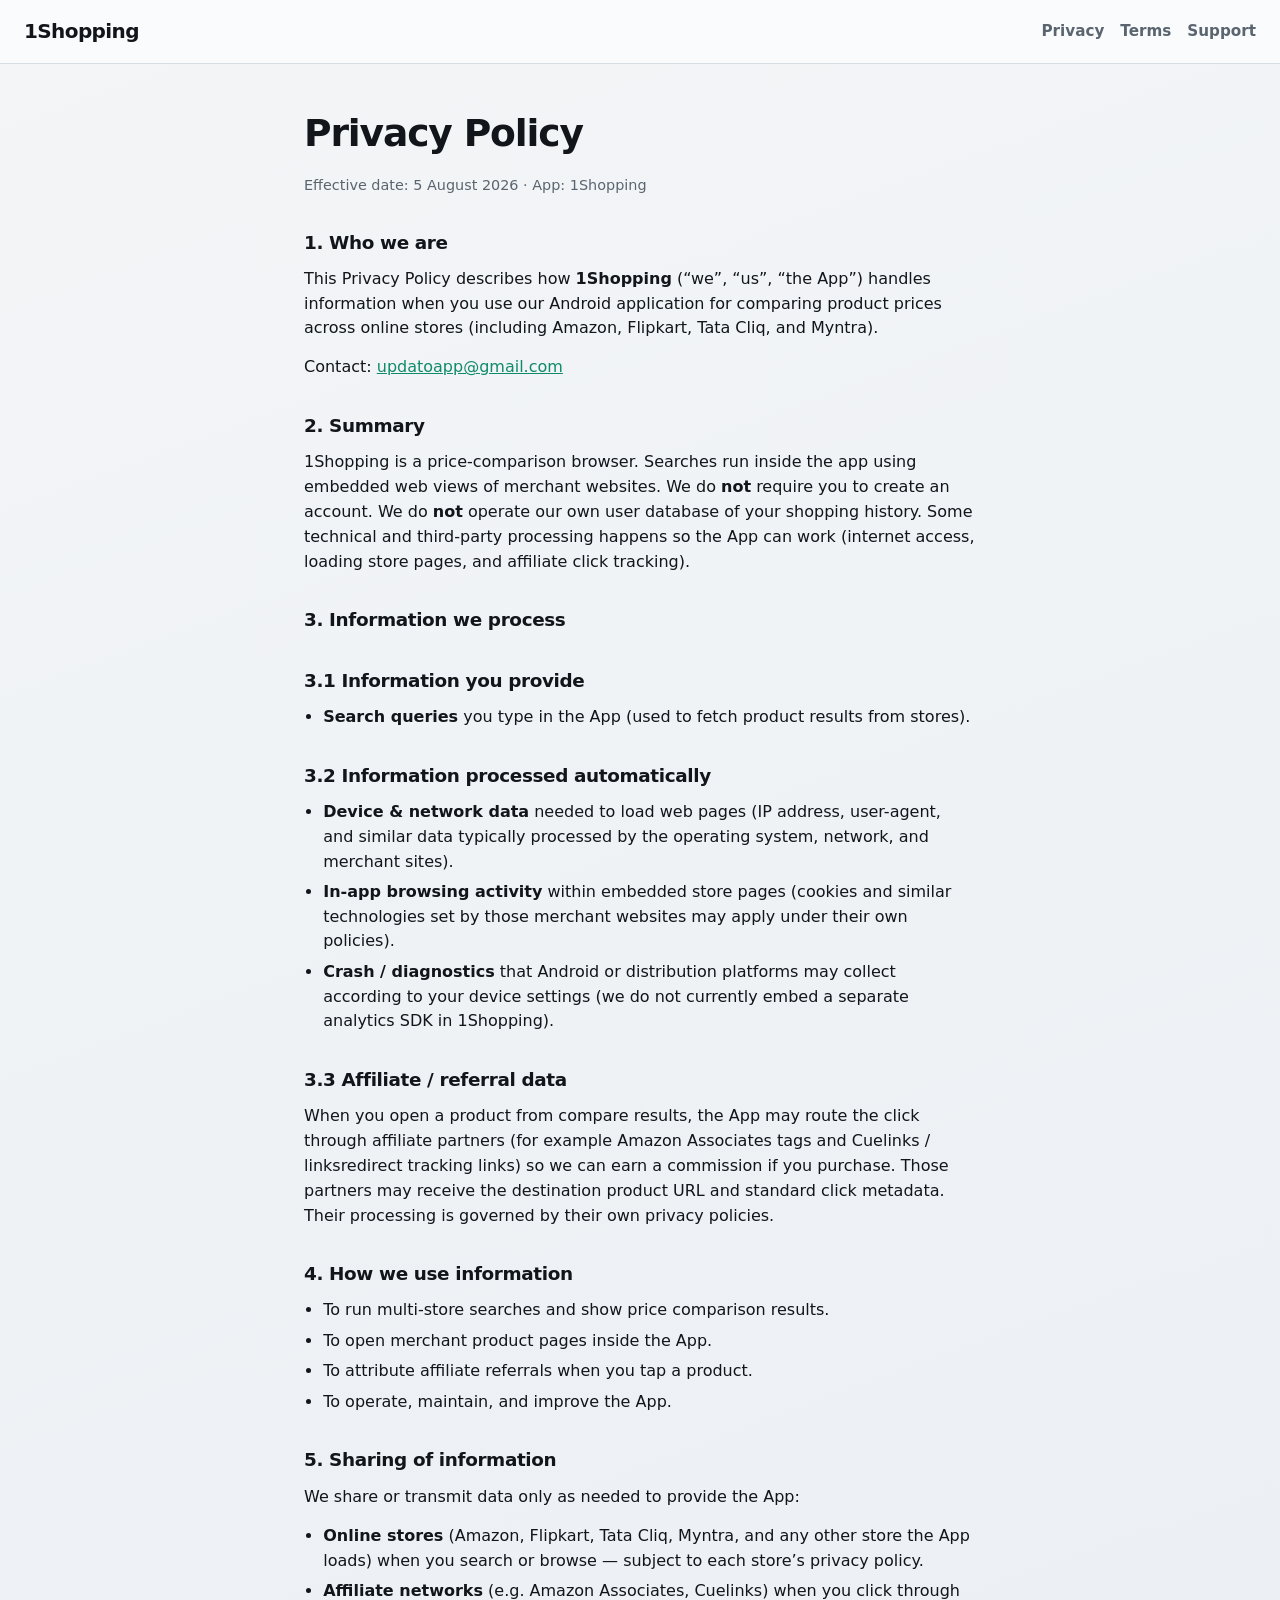
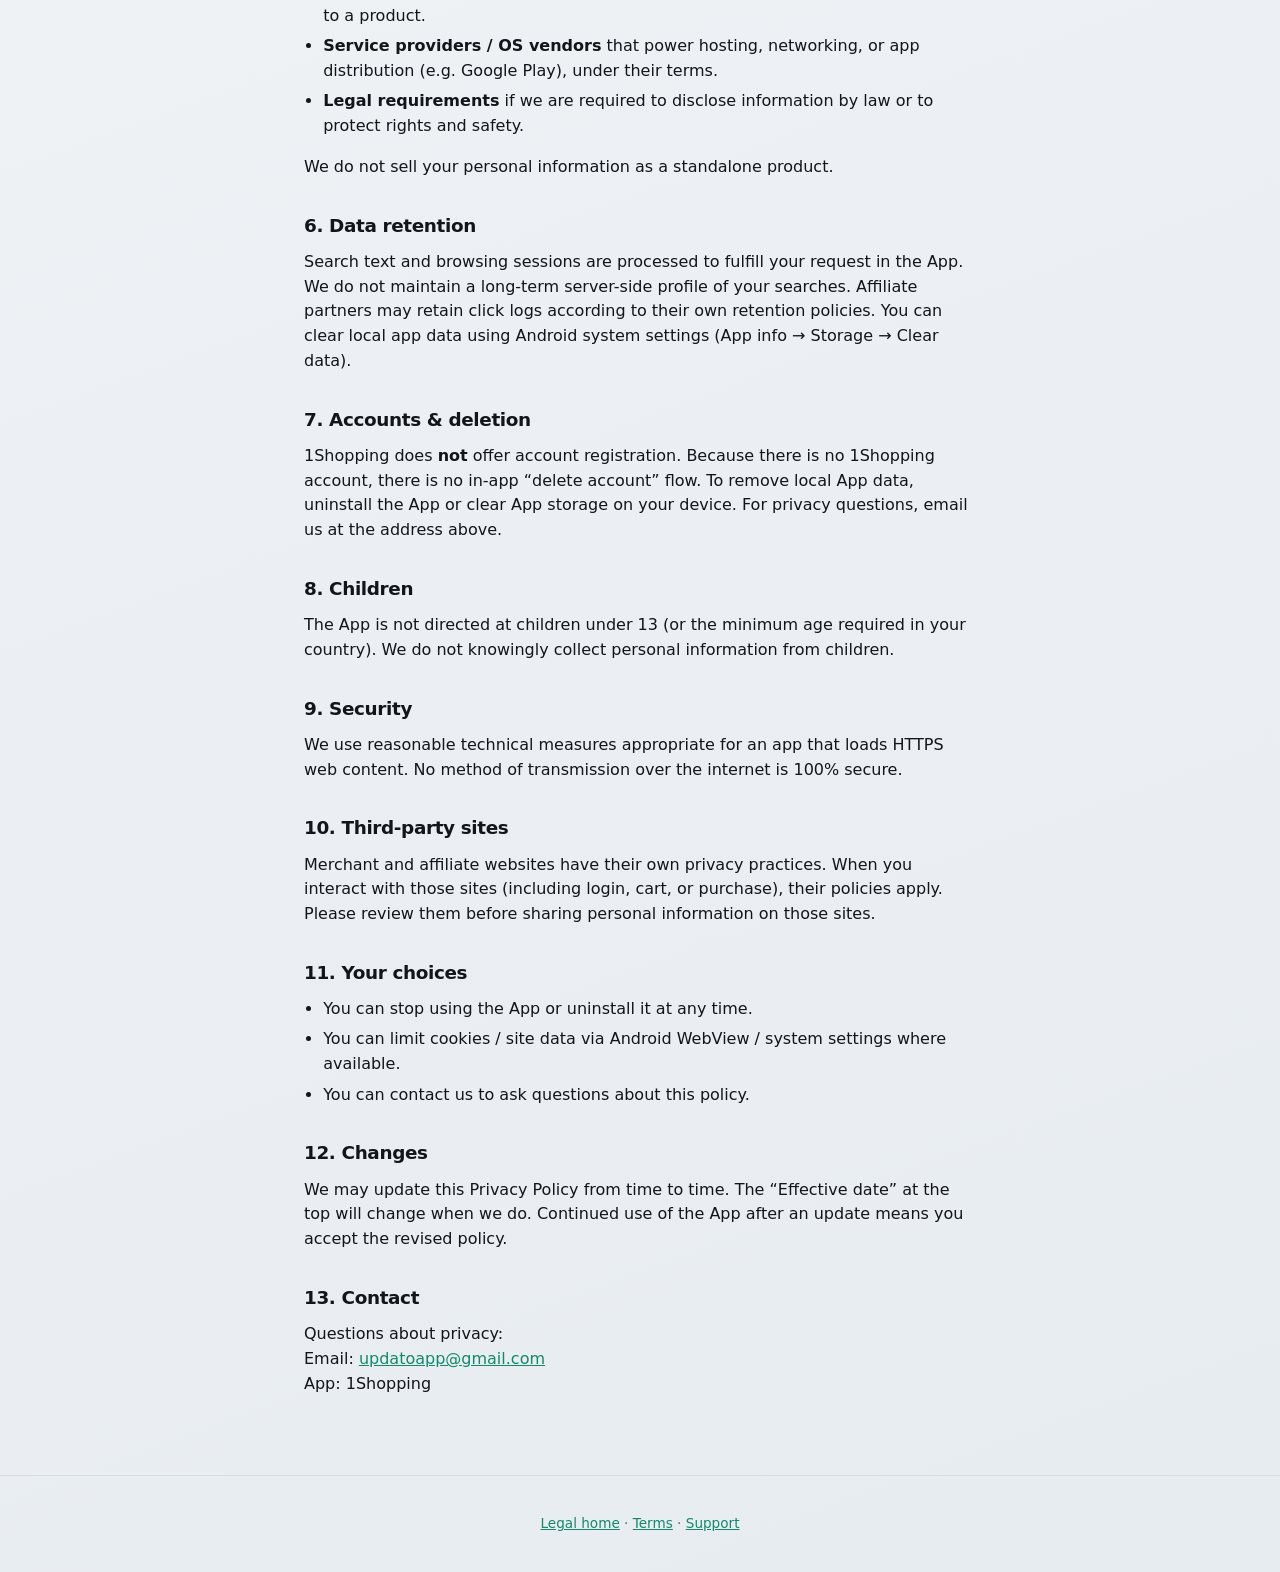
<file: privacy-policy.html>
<!DOCTYPE html>
<html lang="en">
<head>
  <meta charset="utf-8" />
  <meta name="viewport" content="width=device-width, initial-scale=1" />
  <title>Privacy Policy — 1Shopping</title>
  <link rel="stylesheet" href="styles.css" />
</head>
<body>
  <header class="site-header">
    <a class="brand" href="index.html">1Shopping</a>
    <nav>
      <a href="privacy-policy.html">Privacy</a>
      <a href="terms-of-service.html">Terms</a>
      <a href="support.html">Support</a>
    </nav>
  </header>
  <main class="doc">
    <h1>Privacy Policy</h1>
    <p class="meta">Effective date: 5 August 2026 · App: 1Shopping</p>

    <h2>1. Who we are</h2>
    <p>
      This Privacy Policy describes how <strong>1Shopping</strong> (“we”, “us”, “the App”)
      handles information when you use our Android application for comparing product
      prices across online stores (including Amazon, Flipkart, Tata Cliq, and Myntra).
    </p>
    <p>
      Contact: <a href="mailto:updatoapp@gmail.com">updatoapp@gmail.com</a>
    </p>

    <h2>2. Summary</h2>
    <p>
      1Shopping is a price-comparison browser. Searches run inside the app using embedded
      web views of merchant websites. We do <strong>not</strong> require you to create an
      account. We do <strong>not</strong> operate our own user database of your shopping
      history. Some technical and third-party processing happens so the App can work
      (internet access, loading store pages, and affiliate click tracking).
    </p>

    <h2>3. Information we process</h2>
    <h2>3.1 Information you provide</h2>
    <ul>
      <li><strong>Search queries</strong> you type in the App (used to fetch product results from stores).</li>
    </ul>

    <h2>3.2 Information processed automatically</h2>
    <ul>
      <li><strong>Device &amp; network data</strong> needed to load web pages (IP address, user-agent, and similar data typically processed by the operating system, network, and merchant sites).</li>
      <li><strong>In-app browsing activity</strong> within embedded store pages (cookies and similar technologies set by those merchant websites may apply under their own policies).</li>
      <li><strong>Crash / diagnostics</strong> that Android or distribution platforms may collect according to your device settings (we do not currently embed a separate analytics SDK in 1Shopping).</li>
    </ul>

    <h2>3.3 Affiliate / referral data</h2>
    <p>
      When you open a product from compare results, the App may route the click through
      affiliate partners (for example Amazon Associates tags and Cuelinks / linksredirect
      tracking links) so we can earn a commission if you purchase. Those partners may
      receive the destination product URL and standard click metadata. Their processing
      is governed by their own privacy policies.
    </p>

    <h2>4. How we use information</h2>
    <ul>
      <li>To run multi-store searches and show price comparison results.</li>
      <li>To open merchant product pages inside the App.</li>
      <li>To attribute affiliate referrals when you tap a product.</li>
      <li>To operate, maintain, and improve the App.</li>
    </ul>

    <h2>5. Sharing of information</h2>
    <p>We share or transmit data only as needed to provide the App:</p>
    <ul>
      <li><strong>Online stores</strong> (Amazon, Flipkart, Tata Cliq, Myntra, and any other store the App loads) when you search or browse — subject to each store’s privacy policy.</li>
      <li><strong>Affiliate networks</strong> (e.g. Amazon Associates, Cuelinks) when you click through to a product.</li>
      <li><strong>Service providers / OS vendors</strong> that power hosting, networking, or app distribution (e.g. Google Play), under their terms.</li>
      <li><strong>Legal requirements</strong> if we are required to disclose information by law or to protect rights and safety.</li>
    </ul>
    <p>We do not sell your personal information as a standalone product.</p>

    <h2>6. Data retention</h2>
    <p>
      Search text and browsing sessions are processed to fulfill your request in the App.
      We do not maintain a long-term server-side profile of your searches. Affiliate
      partners may retain click logs according to their own retention policies. You can
      clear local app data using Android system settings (App info → Storage → Clear data).
    </p>

    <h2>7. Accounts &amp; deletion</h2>
    <p>
      1Shopping does <strong>not</strong> offer account registration. Because there is no
      1Shopping account, there is no in-app “delete account” flow. To remove local App data,
      uninstall the App or clear App storage on your device. For privacy questions, email
      us at the address above.
    </p>

    <h2>8. Children</h2>
    <p>
      The App is not directed at children under 13 (or the minimum age required in your
      country). We do not knowingly collect personal information from children.
    </p>

    <h2>9. Security</h2>
    <p>
      We use reasonable technical measures appropriate for an app that loads HTTPS web
      content. No method of transmission over the internet is 100% secure.
    </p>

    <h2>10. Third-party sites</h2>
    <p>
      Merchant and affiliate websites have their own privacy practices. When you interact
      with those sites (including login, cart, or purchase), their policies apply. Please
      review them before sharing personal information on those sites.
    </p>

    <h2>11. Your choices</h2>
    <ul>
      <li>You can stop using the App or uninstall it at any time.</li>
      <li>You can limit cookies / site data via Android WebView / system settings where available.</li>
      <li>You can contact us to ask questions about this policy.</li>
    </ul>

    <h2>12. Changes</h2>
    <p>
      We may update this Privacy Policy from time to time. The “Effective date” at the top
      will change when we do. Continued use of the App after an update means you accept
      the revised policy.
    </p>

    <h2>13. Contact</h2>
    <p>
      Questions about privacy:<br />
      Email: <a href="mailto:updatoapp@gmail.com">updatoapp@gmail.com</a><br />
      App: 1Shopping
    </p>
  </main>
  <footer class="site-footer">
    <p><a href="index.html">Legal home</a> · <a href="terms-of-service.html">Terms</a> · <a href="support.html">Support</a></p>
  </footer>
</body>
</html>
</file>
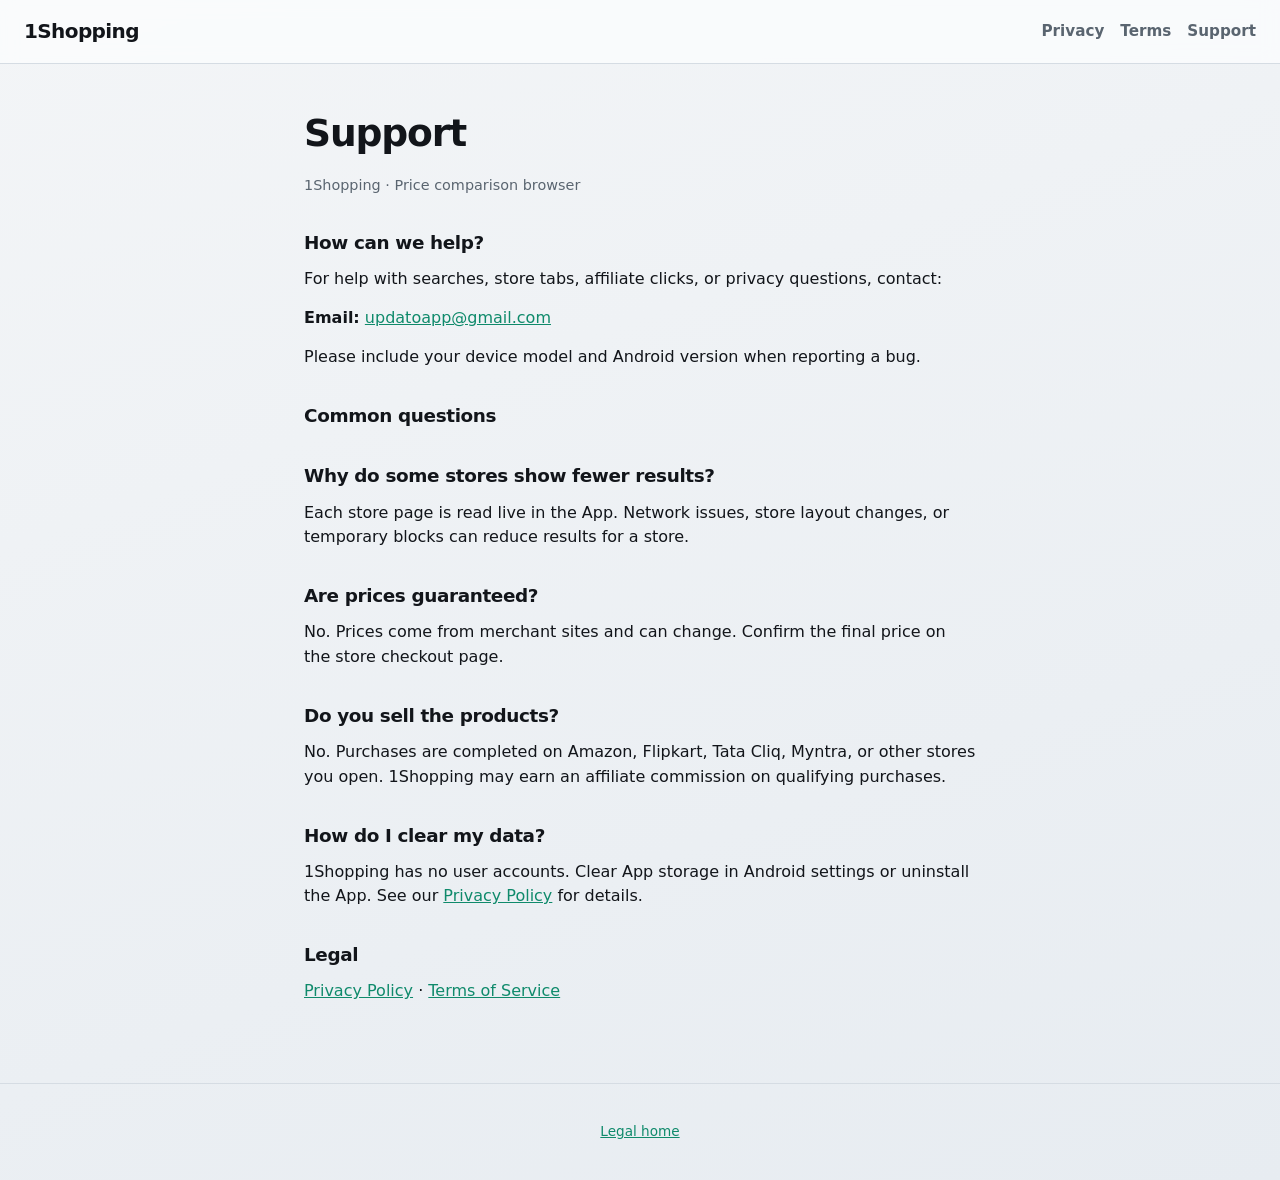
<file: support.html>
<!DOCTYPE html>
<html lang="en">
<head>
  <meta charset="utf-8" />
  <meta name="viewport" content="width=device-width, initial-scale=1" />
  <title>Support — 1Shopping</title>
  <link rel="stylesheet" href="styles.css" />
</head>
<body>
  <header class="site-header">
    <a class="brand" href="index.html">1Shopping</a>
    <nav>
      <a href="privacy-policy.html">Privacy</a>
      <a href="terms-of-service.html">Terms</a>
      <a href="support.html">Support</a>
    </nav>
  </header>
  <main class="doc">
    <h1>Support</h1>
    <p class="meta">1Shopping · Price comparison browser</p>

    <h2>How can we help?</h2>
    <p>
      For help with searches, store tabs, affiliate clicks, or privacy questions, contact:
    </p>
    <p>
      <strong>Email:</strong>
      <a href="mailto:updatoapp@gmail.com">updatoapp@gmail.com</a>
    </p>
    <p>Please include your device model and Android version when reporting a bug.</p>

    <h2>Common questions</h2>
    <h2>Why do some stores show fewer results?</h2>
    <p>
      Each store page is read live in the App. Network issues, store layout changes, or
      temporary blocks can reduce results for a store.
    </p>

    <h2>Are prices guaranteed?</h2>
    <p>
      No. Prices come from merchant sites and can change. Confirm the final price on the
      store checkout page.
    </p>

    <h2>Do you sell the products?</h2>
    <p>
      No. Purchases are completed on Amazon, Flipkart, Tata Cliq, Myntra, or other stores
      you open. 1Shopping may earn an affiliate commission on qualifying purchases.
    </p>

    <h2>How do I clear my data?</h2>
    <p>
      1Shopping has no user accounts. Clear App storage in Android settings or uninstall the
      App. See our <a href="privacy-policy.html">Privacy Policy</a> for details.
    </p>

    <h2>Legal</h2>
    <p>
      <a href="privacy-policy.html">Privacy Policy</a> ·
      <a href="terms-of-service.html">Terms of Service</a>
    </p>
  </main>
  <footer class="site-footer">
    <p><a href="index.html">Legal home</a></p>
  </footer>
</body>
</html>
</file>
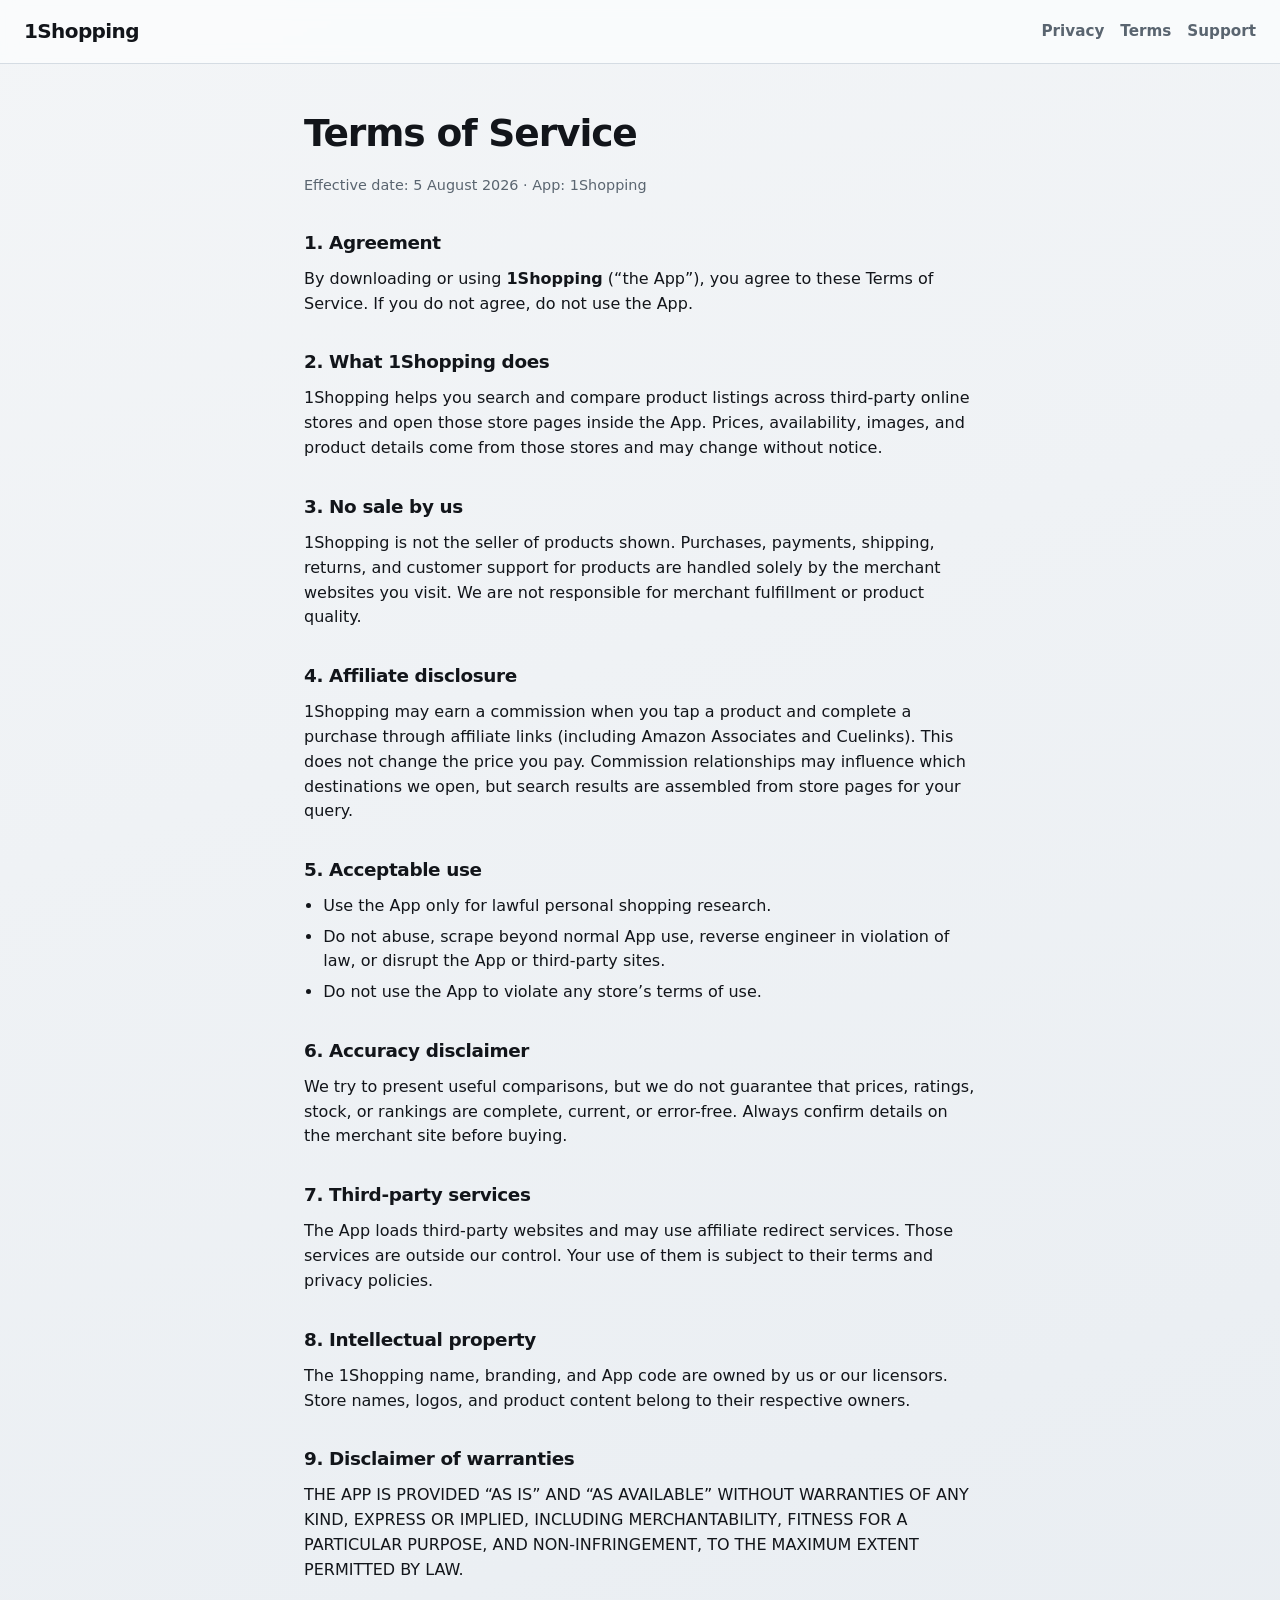
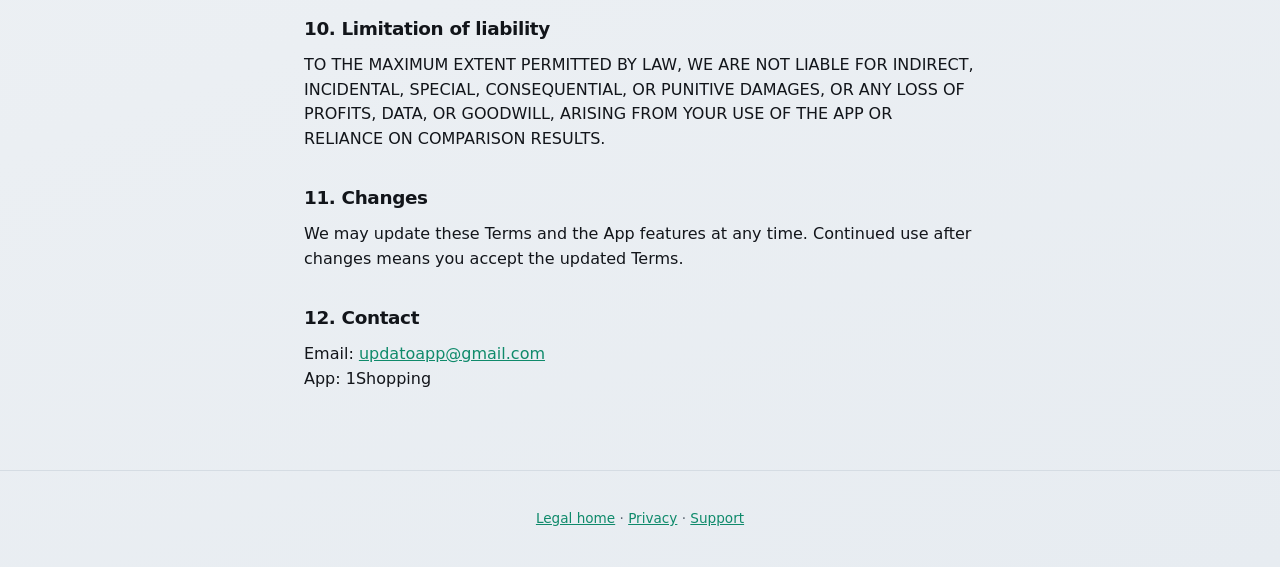
<file: terms-of-service.html>
<!DOCTYPE html>
<html lang="en">
<head>
  <meta charset="utf-8" />
  <meta name="viewport" content="width=device-width, initial-scale=1" />
  <title>Terms of Service — 1Shopping</title>
  <link rel="stylesheet" href="styles.css" />
</head>
<body>
  <header class="site-header">
    <a class="brand" href="index.html">1Shopping</a>
    <nav>
      <a href="privacy-policy.html">Privacy</a>
      <a href="terms-of-service.html">Terms</a>
      <a href="support.html">Support</a>
    </nav>
  </header>
  <main class="doc">
    <h1>Terms of Service</h1>
    <p class="meta">Effective date: 5 August 2026 · App: 1Shopping</p>

    <h2>1. Agreement</h2>
    <p>
      By downloading or using <strong>1Shopping</strong> (“the App”), you agree to these Terms
      of Service. If you do not agree, do not use the App.
    </p>

    <h2>2. What 1Shopping does</h2>
    <p>
      1Shopping helps you search and compare product listings across third-party online
      stores and open those store pages inside the App. Prices, availability, images, and
      product details come from those stores and may change without notice.
    </p>

    <h2>3. No sale by us</h2>
    <p>
      1Shopping is not the seller of products shown. Purchases, payments, shipping, returns,
      and customer support for products are handled solely by the merchant websites you
      visit. We are not responsible for merchant fulfillment or product quality.
    </p>

    <h2>4. Affiliate disclosure</h2>
    <p>
      1Shopping may earn a commission when you tap a product and complete a purchase through
      affiliate links (including Amazon Associates and Cuelinks). This does not change the
      price you pay. Commission relationships may influence which destinations we open,
      but search results are assembled from store pages for your query.
    </p>

    <h2>5. Acceptable use</h2>
    <ul>
      <li>Use the App only for lawful personal shopping research.</li>
      <li>Do not abuse, scrape beyond normal App use, reverse engineer in violation of law, or disrupt the App or third-party sites.</li>
      <li>Do not use the App to violate any store’s terms of use.</li>
    </ul>

    <h2>6. Accuracy disclaimer</h2>
    <p>
      We try to present useful comparisons, but we do not guarantee that prices, ratings,
      stock, or rankings are complete, current, or error-free. Always confirm details on
      the merchant site before buying.
    </p>

    <h2>7. Third-party services</h2>
    <p>
      The App loads third-party websites and may use affiliate redirect services. Those
      services are outside our control. Your use of them is subject to their terms and
      privacy policies.
    </p>

    <h2>8. Intellectual property</h2>
    <p>
      The 1Shopping name, branding, and App code are owned by us or our licensors. Store
      names, logos, and product content belong to their respective owners.
    </p>

    <h2>9. Disclaimer of warranties</h2>
    <p>
      THE APP IS PROVIDED “AS IS” AND “AS AVAILABLE” WITHOUT WARRANTIES OF ANY KIND,
      EXPRESS OR IMPLIED, INCLUDING MERCHANTABILITY, FITNESS FOR A PARTICULAR PURPOSE,
      AND NON-INFRINGEMENT, TO THE MAXIMUM EXTENT PERMITTED BY LAW.
    </p>

    <h2>10. Limitation of liability</h2>
    <p>
      TO THE MAXIMUM EXTENT PERMITTED BY LAW, WE ARE NOT LIABLE FOR INDIRECT, INCIDENTAL,
      SPECIAL, CONSEQUENTIAL, OR PUNITIVE DAMAGES, OR ANY LOSS OF PROFITS, DATA, OR
      GOODWILL, ARISING FROM YOUR USE OF THE APP OR RELIANCE ON COMPARISON RESULTS.
    </p>

    <h2>11. Changes</h2>
    <p>
      We may update these Terms and the App features at any time. Continued use after
      changes means you accept the updated Terms.
    </p>

    <h2>12. Contact</h2>
    <p>
      Email: <a href="mailto:updatoapp@gmail.com">updatoapp@gmail.com</a><br />
      App: 1Shopping
    </p>
  </main>
  <footer class="site-footer">
    <p><a href="index.html">Legal home</a> · <a href="privacy-policy.html">Privacy</a> · <a href="support.html">Support</a></p>
  </footer>
</body>
</html>
</file>
<file: styles.css>
:root {
  --mist-top: #f3f5f7;
  --mist-bottom: #e7ecf1;
  --ink: #12151a;
  --muted: #5a6570;
  --accent: #0f8a6b;
  --surface: #fbfcfd;
  --line: #d5dce3;
}

* { box-sizing: border-box; }
html { scroll-behavior: smooth; }
body {
  margin: 0;
  font-family: "Segoe UI", system-ui, -apple-system, sans-serif;
  color: var(--ink);
  background: linear-gradient(160deg, var(--mist-top), var(--mist-bottom));
  min-height: 100vh;
  line-height: 1.55;
}

a { color: var(--accent); }
a:hover { text-decoration: underline; }

.site-header {
  display: flex;
  align-items: center;
  justify-content: space-between;
  gap: 1rem;
  padding: 1rem 1.5rem;
  border-bottom: 1px solid var(--line);
  background: rgba(251, 252, 253, 0.85);
  backdrop-filter: blur(8px);
  position: sticky;
  top: 0;
}
.brand {
  font-weight: 800;
  font-size: 1.25rem;
  color: var(--ink);
  text-decoration: none;
  letter-spacing: -0.03em;
}
nav { display: flex; gap: 1rem; flex-wrap: wrap; }
nav a {
  color: var(--muted);
  text-decoration: none;
  font-size: 0.95rem;
  font-weight: 600;
}
nav a:hover { color: var(--accent); }

main, .hero {
  max-width: 720px;
  margin: 0 auto;
  padding: 2.5rem 1.5rem 4rem;
}
h1 {
  font-size: clamp(1.75rem, 4vw, 2.35rem);
  letter-spacing: -0.03em;
  margin: 0 0 0.75rem;
}
h2 {
  font-size: 1.15rem;
  margin: 2rem 0 0.6rem;
  letter-spacing: -0.02em;
}
.lede, .meta {
  color: var(--muted);
  margin: 0 0 1.5rem;
}
.meta { font-size: 0.9rem; }

.card-list {
  list-style: none;
  padding: 0;
  margin: 2rem 0 0;
  display: grid;
  gap: 0.75rem;
}
.card-list a {
  display: block;
  padding: 1.1rem 1.2rem;
  background: var(--surface);
  border: 1px solid var(--line);
  border-radius: 14px;
  text-decoration: none;
  color: inherit;
}
.card-list a strong { display: block; color: var(--ink); margin-bottom: 0.25rem; }
.card-list a span { color: var(--muted); font-size: 0.92rem; }
.card-list a:hover { border-color: var(--accent); }

.doc p { margin: 0 0 0.9rem; }
.doc ul { margin: 0 0 1rem; padding-left: 1.2rem; }
.doc li { margin: 0.35rem 0; }

.site-footer {
  text-align: center;
  padding: 1.5rem;
  color: var(--muted);
  font-size: 0.85rem;
  border-top: 1px solid var(--line);
}

.note {
  background: #d8f0e8;
  border-radius: 12px;
  padding: 0.9rem 1rem;
  color: var(--ink);
  font-size: 0.92rem;
  margin: 1.25rem 0;
}
</file>
